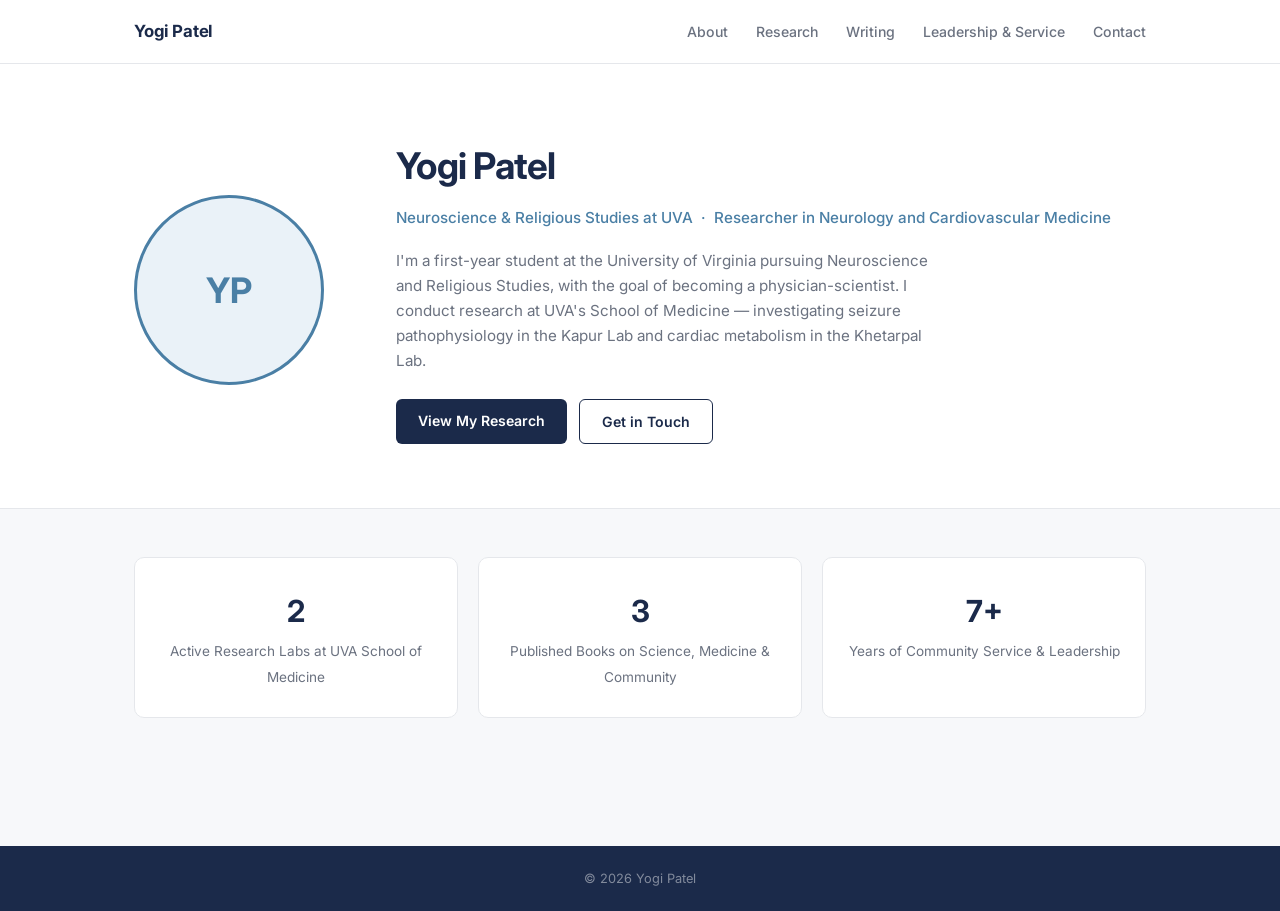
<file: Outputs/portfolio/index.html>
<!DOCTYPE html>
<html lang="en">
<head>
  <meta charset="UTF-8" />
  <meta name="viewport" content="width=device-width, initial-scale=1.0" />
  <title>Yogi Patel</title>
  <link rel="stylesheet" href="style.css" />
</head>
<body>

<nav>
  <div class="nav-inner">
    <a href="index.html" class="nav-logo">Yogi Patel</a>
    <button class="nav-toggle" aria-label="Toggle menu">&#9776;</button>
    <ul class="nav-links">
      <li><a href="about.html">About</a></li>
      <li><a href="research.html">Research</a></li>
      <li><a href="writing.html">Writing</a></li>
      <li><a href="leadership.html">Leadership &amp; Service</a></li>
      <li><a href="contact.html">Contact</a></li>
    </ul>
  </div>
</nav>

<main>
  <!-- Hero -->
  <section class="hero">
    <div class="hero-inner container">
      <div class="photo-wrap">
        <div class="photo-placeholder">YP</div>
      </div>
      <div class="hero-text">
        <h1>Yogi Patel</h1>
        <p class="tagline">Neuroscience &amp; Religious Studies at UVA &nbsp;·&nbsp; Researcher in Neurology and Cardiovascular Medicine</p>
        <p class="hero-bio">
          I'm a first-year student at the University of Virginia pursuing Neuroscience and Religious Studies, with the goal of becoming a physician-scientist. I conduct research at UVA's School of Medicine — investigating seizure pathophysiology in the Kapur Lab and cardiac metabolism in the Khetarpal Lab.
        </p>
        <div class="hero-ctas">
          <a href="research.html" class="btn btn-primary">View My Research</a>
          <a href="contact.html" class="btn btn-secondary">Get in Touch</a>
        </div>
      </div>
    </div>
  </section>

  <!-- Highlights -->
  <section class="highlights">
    <div class="container">
      <div class="highlights-grid">
        <div class="hl-card">
          <span class="num">2</span>
          <span class="lbl">Active Research Labs at UVA School of Medicine</span>
        </div>
        <div class="hl-card">
          <span class="num">3</span>
          <span class="lbl">Published Books on Science, Medicine &amp; Community</span>
        </div>
        <div class="hl-card">
          <span class="num">7+</span>
          <span class="lbl">Years of Community Service &amp; Leadership</span>
        </div>
      </div>
    </div>
  </section>
</main>

<footer>
  &copy; 2026 Yogi Patel
</footer>

<script src="main.js"></script>
</body>
</html>
</file>
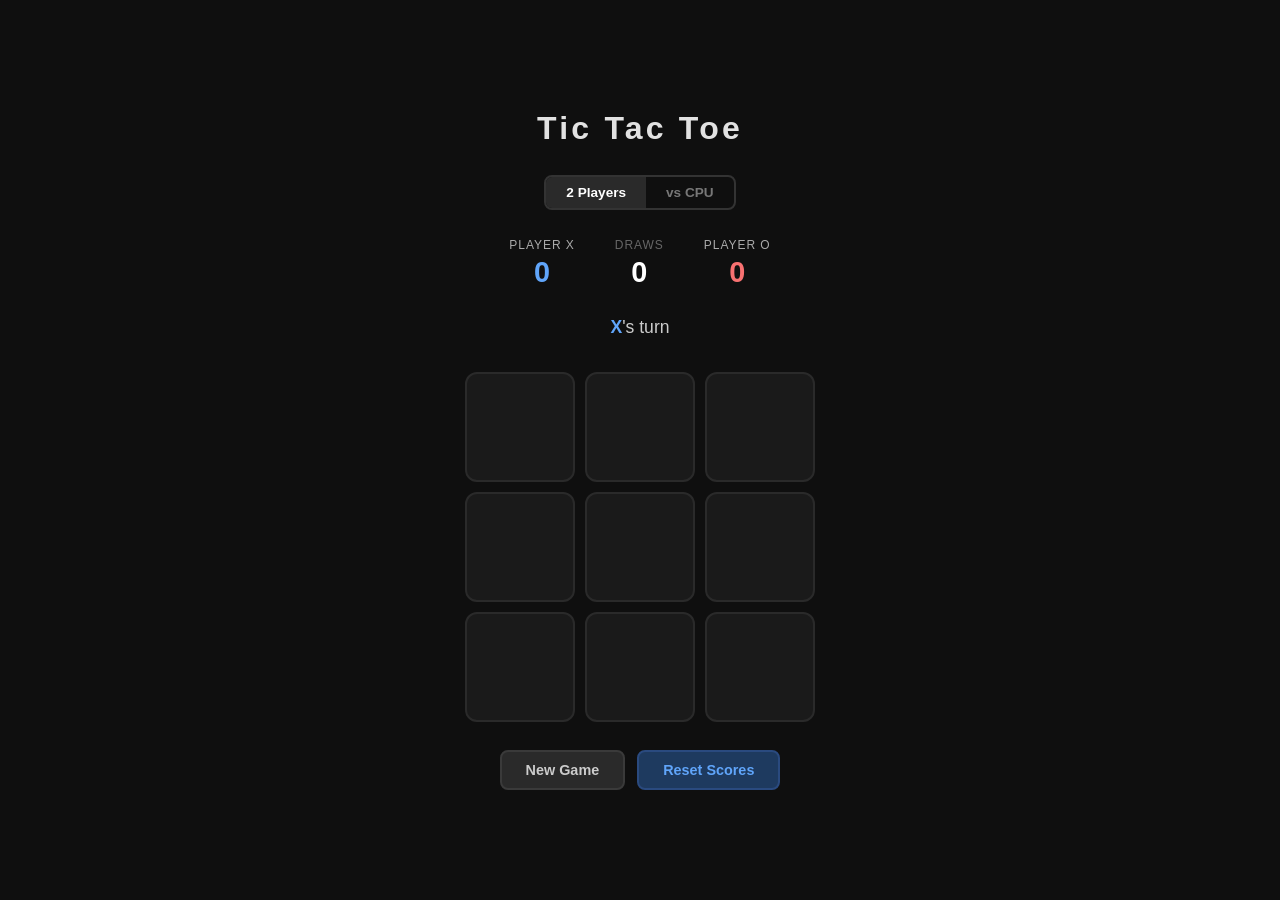
<file: Outputs/tic-tac-toe.html>
<!DOCTYPE html>
<html lang="en">
<head>
  <meta charset="UTF-8" />
  <meta name="viewport" content="width=device-width, initial-scale=1.0" />
  <title>Tic Tac Toe</title>
  <style>
    * { box-sizing: border-box; margin: 0; padding: 0; }

    body {
      min-height: 100vh;
      display: flex;
      align-items: center;
      justify-content: center;
      background: #0f0f0f;
      font-family: 'Segoe UI', sans-serif;
      color: #fff;
    }

    .container {
      display: flex;
      flex-direction: column;
      align-items: center;
      gap: 28px;
    }

    h1 {
      font-size: 2rem;
      font-weight: 700;
      letter-spacing: 0.1em;
      color: #e2e2e2;
    }

    .scoreboard {
      display: flex;
      gap: 40px;
      font-size: 0.95rem;
      color: #aaa;
    }

    .score-block {
      display: flex;
      flex-direction: column;
      align-items: center;
      gap: 4px;
    }

    .score-label { text-transform: uppercase; letter-spacing: 0.08em; font-size: 0.75rem; }

    .score-value {
      font-size: 1.8rem;
      font-weight: 700;
      color: #fff;
    }

    .score-block.x .score-value { color: #60a5fa; }
    .score-block.o .score-value { color: #f87171; }

    .status {
      font-size: 1.1rem;
      color: #ccc;
      min-height: 1.5em;
      text-align: center;
    }

    .status .highlight { font-weight: 700; }
    .status .x { color: #60a5fa; }
    .status .o { color: #f87171; }

    .board {
      display: grid;
      grid-template-columns: repeat(3, 110px);
      grid-template-rows: repeat(3, 110px);
      gap: 10px;
    }

    .cell {
      background: #1a1a1a;
      border-radius: 12px;
      display: flex;
      align-items: center;
      justify-content: center;
      font-size: 3rem;
      font-weight: 800;
      cursor: pointer;
      transition: background 0.15s, transform 0.1s;
      user-select: none;
      border: 2px solid #2a2a2a;
    }

    .cell:hover:not(.taken) {
      background: #252525;
      transform: scale(1.04);
    }

    .cell.x { color: #60a5fa; }
    .cell.o { color: #f87171; }

    .cell.winning {
      background: #1e3a5f;
      border-color: #60a5fa;
      animation: pulse 0.4s ease;
    }

    .cell.winning.o {
      background: #3f1e1e;
      border-color: #f87171;
    }

    @keyframes pulse {
      0% { transform: scale(1); }
      50% { transform: scale(1.1); }
      100% { transform: scale(1); }
    }

    .buttons {
      display: flex;
      gap: 12px;
    }

    button {
      padding: 10px 24px;
      border-radius: 8px;
      border: none;
      font-size: 0.9rem;
      font-weight: 600;
      cursor: pointer;
      transition: opacity 0.15s, transform 0.1s;
    }

    button:hover { opacity: 0.85; transform: scale(1.03); }

    .btn-restart {
      background: #2a2a2a;
      color: #ccc;
      border: 2px solid #3a3a3a;
    }

    .btn-reset {
      background: #1e3a5f;
      color: #60a5fa;
      border: 2px solid #2a4a7f;
    }

    .mode-toggle {
      display: flex;
      gap: 0;
      border: 2px solid #333;
      border-radius: 8px;
      overflow: hidden;
    }

    .mode-btn {
      padding: 8px 20px;
      background: transparent;
      color: #777;
      border: none;
      border-radius: 0;
      font-size: 0.85rem;
      font-weight: 600;
      cursor: pointer;
      transition: background 0.15s, color 0.15s;
      transform: none;
    }

    .mode-btn:hover { transform: none; opacity: 1; background: #222; color: #ccc; }
    .mode-btn.active { background: #2a2a2a; color: #fff; }
  </style>
</head>
<body>
<div class="container">
  <h1>Tic Tac Toe</h1>

  <div class="mode-toggle">
    <button class="mode-btn active" id="btn2p" onclick="setMode('2p')">2 Players</button>
    <button class="mode-btn" id="btnAI" onclick="setMode('ai')">vs CPU</button>
  </div>

  <div class="scoreboard">
    <div class="score-block x">
      <span class="score-label" id="label-x">Player X</span>
      <span class="score-value" id="score-x">0</span>
    </div>
    <div class="score-block" style="color:#666">
      <span class="score-label">Draws</span>
      <span class="score-value" id="score-d">0</span>
    </div>
    <div class="score-block o">
      <span class="score-label" id="label-o">Player O</span>
      <span class="score-value" id="score-o">0</span>
    </div>
  </div>

  <div class="status" id="status">
    <span class="highlight x">X</span>'s turn
  </div>

  <div class="board" id="board">
    <div class="cell" onclick="handleClick(0)"></div>
    <div class="cell" onclick="handleClick(1)"></div>
    <div class="cell" onclick="handleClick(2)"></div>
    <div class="cell" onclick="handleClick(3)"></div>
    <div class="cell" onclick="handleClick(4)"></div>
    <div class="cell" onclick="handleClick(5)"></div>
    <div class="cell" onclick="handleClick(6)"></div>
    <div class="cell" onclick="handleClick(7)"></div>
    <div class="cell" onclick="handleClick(8)"></div>
  </div>

  <div class="buttons">
    <button class="btn-restart" onclick="restart()">New Game</button>
    <button class="btn-reset" onclick="resetScores()">Reset Scores</button>
  </div>
</div>

<script>
  const WINS = [[0,1,2],[3,4,5],[6,7,8],[0,3,6],[1,4,7],[2,5,8],[0,4,8],[2,4,6]];

  let board = Array(9).fill(null);
  let current = 'X';
  let gameOver = false;
  let scores = { X: 0, O: 0, D: 0 };
  let mode = '2p'; // '2p' or 'ai'

  function setMode(m) {
    mode = m;
    document.getElementById('btn2p').classList.toggle('active', m === '2p');
    document.getElementById('btnAI').classList.toggle('active', m === 'ai');
    document.getElementById('label-o').textContent = m === 'ai' ? 'CPU' : 'Player O';
    restart();
  }

  function handleClick(i) {
    if (gameOver || board[i]) return;
    if (mode === 'ai' && current === 'O') return;
    play(i);
    if (mode === 'ai' && !gameOver && current === 'O') {
      setTimeout(cpuMove, 350);
    }
  }

  function play(i) {
    board[i] = current;
    renderBoard();
    const win = checkWin();
    if (win) {
      highlightWin(win);
      scores[current]++;
      updateScores();
      setStatus(`<span class="highlight ${current.toLowerCase()}">${current}</span> wins!`);
      gameOver = true;
    } else if (board.every(Boolean)) {
      scores.D++;
      updateScores();
      setStatus("It's a draw!");
      gameOver = true;
    } else {
      current = current === 'X' ? 'O' : 'X';
      const label = (mode === 'ai' && current === 'O') ? 'CPU' : current;
      setStatus(`<span class="highlight ${current.toLowerCase()}">${label}</span>'s turn`);
    }
  }

  function cpuMove() {
    const move = bestMove();
    play(move);
  }

  function bestMove() {
    // Try to win
    for (let i = 0; i < 9; i++) {
      if (!board[i]) {
        board[i] = 'O';
        if (checkWin()) { board[i] = null; return i; }
        board[i] = null;
      }
    }
    // Block X from winning
    for (let i = 0; i < 9; i++) {
      if (!board[i]) {
        board[i] = 'X';
        if (checkWin()) { board[i] = null; return i; }
        board[i] = null;
      }
    }
    // Take center
    if (!board[4]) return 4;
    // Take a corner
    for (const c of [0, 2, 6, 8]) if (!board[c]) return c;
    // Take any open
    return board.findIndex(v => !v);
  }

  function checkWin() {
    return WINS.find(([a, b, c]) => board[a] && board[a] === board[b] && board[a] === board[c]) || null;
  }

  function highlightWin(combo) {
    const cells = document.querySelectorAll('.cell');
    combo.forEach(i => cells[i].classList.add('winning'));
  }

  function renderBoard() {
    const cells = document.querySelectorAll('.cell');
    board.forEach((val, i) => {
      cells[i].textContent = val || '';
      cells[i].className = 'cell' + (val ? ` ${val.toLowerCase()} taken` : '');
    });
  }

  function setStatus(html) {
    document.getElementById('status').innerHTML = html;
  }

  function updateScores() {
    document.getElementById('score-x').textContent = scores.X;
    document.getElementById('score-o').textContent = scores.O;
    document.getElementById('score-d').textContent = scores.D;
  }

  function restart() {
    board = Array(9).fill(null);
    current = 'X';
    gameOver = false;
    renderBoard();
    setStatus(`<span class="highlight x">X</span>'s turn`);
  }

  function resetScores() {
    scores = { X: 0, O: 0, D: 0 };
    updateScores();
    restart();
  }
</script>
</body>
</html>
</file>
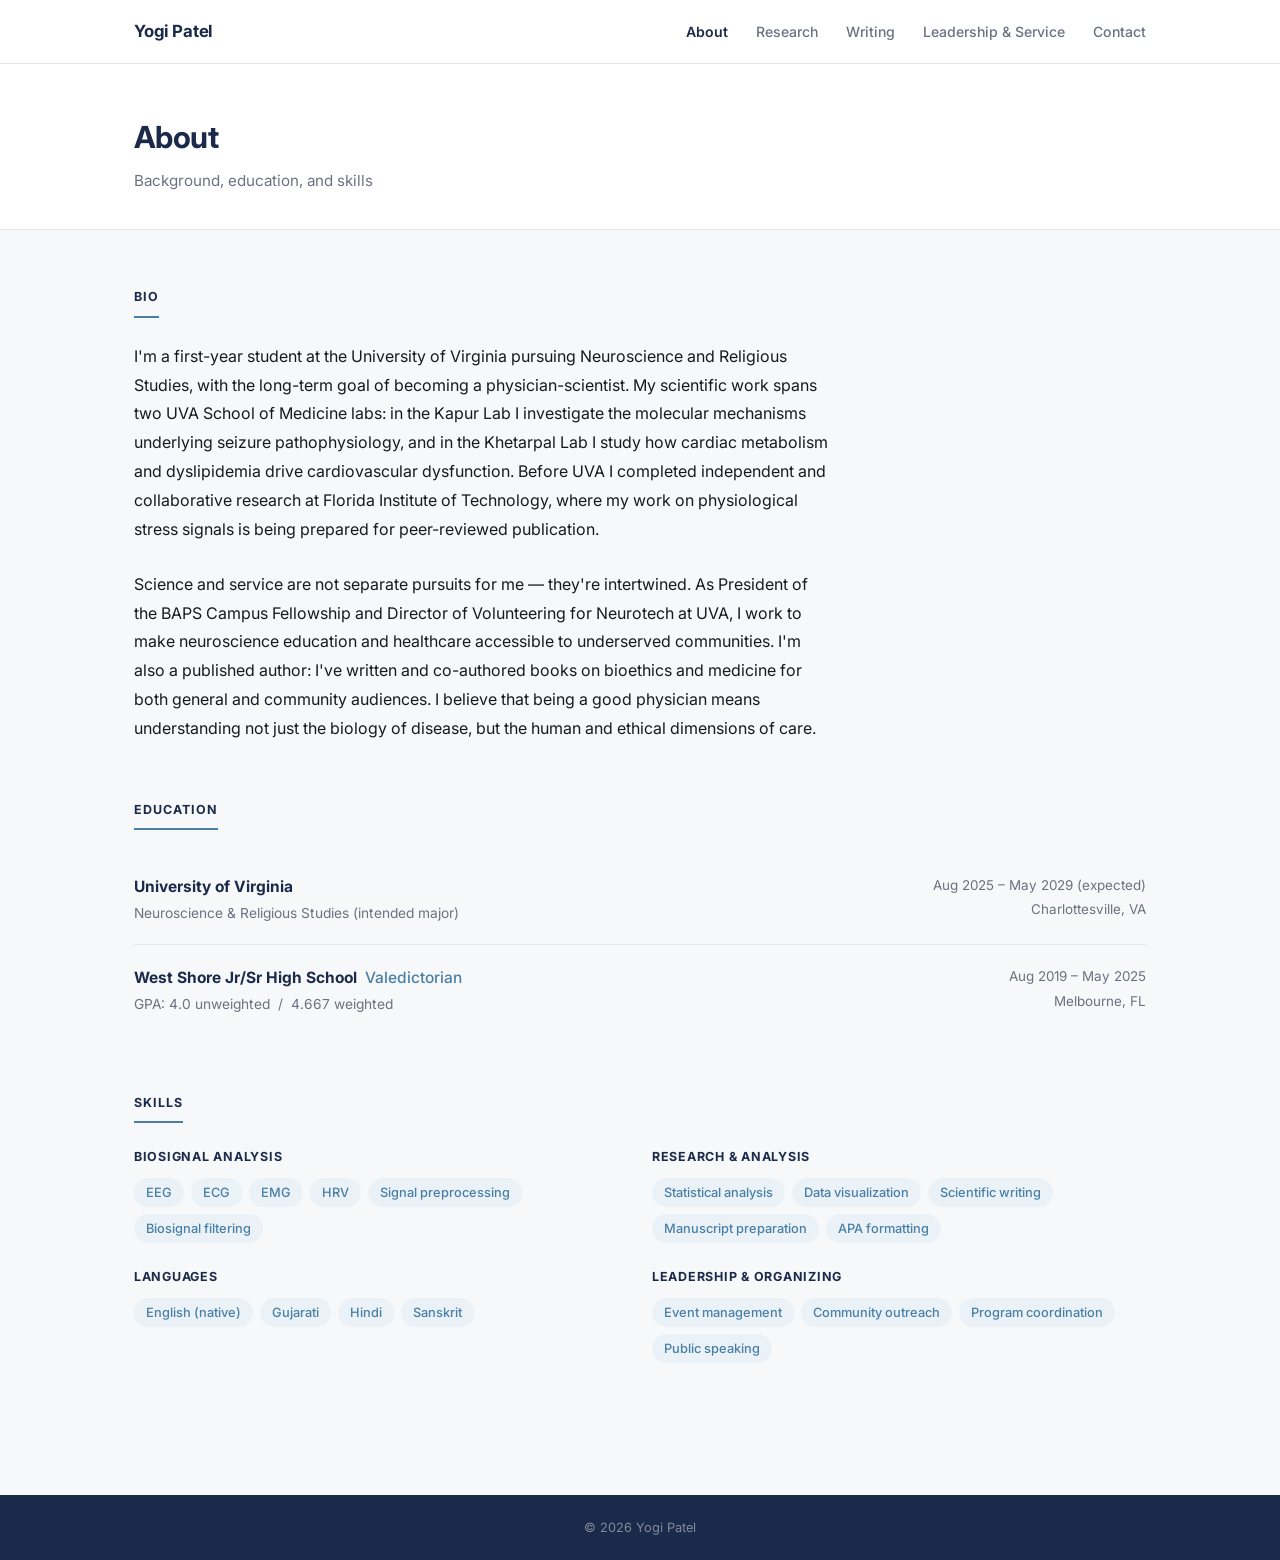
<file: Outputs/portfolio/about.html>
<!DOCTYPE html>
<html lang="en">
<head>
  <meta charset="UTF-8" />
  <meta name="viewport" content="width=device-width, initial-scale=1.0" />
  <title>About — Yogi Patel</title>
  <link rel="stylesheet" href="style.css" />
</head>
<body>

<nav>
  <div class="nav-inner">
    <a href="index.html" class="nav-logo">Yogi Patel</a>
    <button class="nav-toggle" aria-label="Toggle menu">&#9776;</button>
    <ul class="nav-links">
      <li><a href="about.html" class="active">About</a></li>
      <li><a href="research.html">Research</a></li>
      <li><a href="writing.html">Writing</a></li>
      <li><a href="leadership.html">Leadership &amp; Service</a></li>
      <li><a href="contact.html">Contact</a></li>
    </ul>
  </div>
</nav>

<main>
  <div class="page-header">
    <div class="container">
      <h1>About</h1>
      <p>Background, education, and skills</p>
    </div>
  </div>

  <!-- Bio -->
  <section class="section">
    <div class="container">
      <h2 class="section-title">Bio</h2>
      <p class="bio-text">
        I'm a first-year student at the University of Virginia pursuing Neuroscience and Religious Studies, with the long-term goal of becoming a physician-scientist. My scientific work spans two UVA School of Medicine labs: in the Kapur Lab I investigate the molecular mechanisms underlying seizure pathophysiology, and in the Khetarpal Lab I study how cardiac metabolism and dyslipidemia drive cardiovascular dysfunction. Before UVA I completed independent and collaborative research at Florida Institute of Technology, where my work on physiological stress signals is being prepared for peer-reviewed publication.
      </p>
      <br />
      <p class="bio-text">
        Science and service are not separate pursuits for me — they're intertwined. As President of the BAPS Campus Fellowship and Director of Volunteering for Neurotech at UVA, I work to make neuroscience education and healthcare accessible to underserved communities. I'm also a published author: I've written and co-authored books on bioethics and medicine for both general and community audiences. I believe that being a good physician means understanding not just the biology of disease, but the human and ethical dimensions of care.
      </p>
    </div>
  </section>

  <!-- Education -->
  <section class="section">
    <div class="container">
      <h2 class="section-title">Education</h2>
      <div class="edu-entry">
        <div>
          <div class="edu-name">University of Virginia</div>
          <div class="edu-sub">Neuroscience &amp; Religious Studies (intended major)</div>
        </div>
        <div class="edu-right">
          <div class="edu-dates">Aug 2025 – May 2029 (expected)</div>
          <div class="edu-location">Charlottesville, VA</div>
        </div>
      </div>
      <div class="edu-entry">
        <div>
          <div class="edu-name">West Shore Jr/Sr High School &nbsp;<span style="font-weight:500;color:var(--accent);">Valedictorian</span></div>
          <div class="edu-sub">GPA: 4.0 unweighted &nbsp;/&nbsp; 4.667 weighted</div>
        </div>
        <div class="edu-right">
          <div class="edu-dates">Aug 2019 – May 2025</div>
          <div class="edu-location">Melbourne, FL</div>
        </div>
      </div>
    </div>
  </section>

  <!-- Skills -->
  <section class="section">
    <div class="container">
      <h2 class="section-title">Skills</h2>
      <div class="skills-grid">
        <div class="skill-group">
          <h3>Biosignal Analysis</h3>
          <div class="skill-tags">
            <span class="tag">EEG</span>
            <span class="tag">ECG</span>
            <span class="tag">EMG</span>
            <span class="tag">HRV</span>
            <span class="tag">Signal preprocessing</span>
            <span class="tag">Biosignal filtering</span>
          </div>
        </div>
        <div class="skill-group">
          <h3>Research &amp; Analysis</h3>
          <div class="skill-tags">
            <span class="tag">Statistical analysis</span>
            <span class="tag">Data visualization</span>
            <span class="tag">Scientific writing</span>
            <span class="tag">Manuscript preparation</span>
            <span class="tag">APA formatting</span>
          </div>
        </div>
        <div class="skill-group">
          <h3>Languages</h3>
          <div class="skill-tags">
            <span class="tag">English (native)</span>
            <span class="tag">Gujarati</span>
            <span class="tag">Hindi</span>
            <span class="tag">Sanskrit</span>
          </div>
        </div>
        <div class="skill-group">
          <h3>Leadership &amp; Organizing</h3>
          <div class="skill-tags">
            <span class="tag">Event management</span>
            <span class="tag">Community outreach</span>
            <span class="tag">Program coordination</span>
            <span class="tag">Public speaking</span>
          </div>
        </div>
      </div>
    </div>
  </section>
</main>

<footer>
  &copy; 2026 Yogi Patel
</footer>

<script src="main.js"></script>
</body>
</html>
</file>
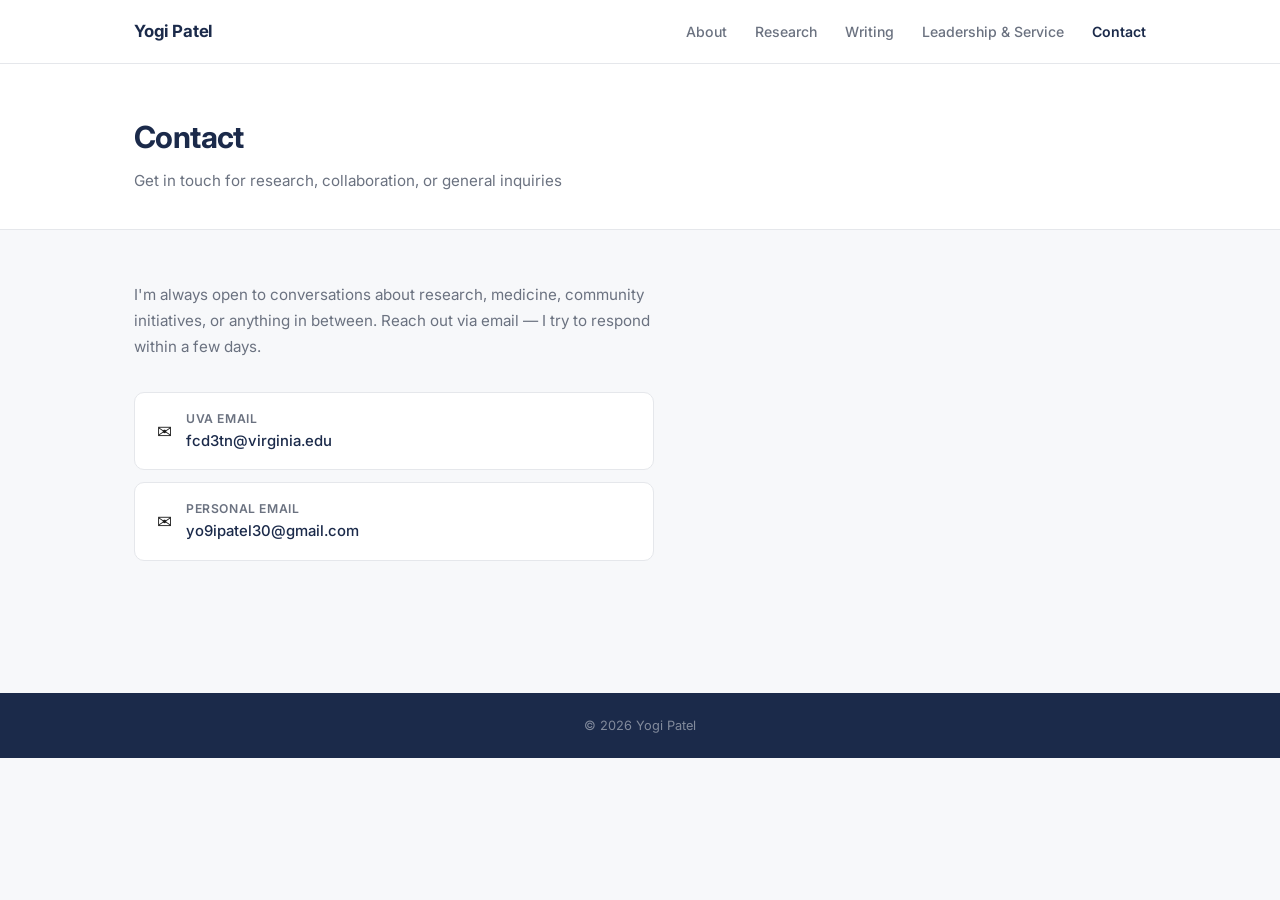
<file: Outputs/portfolio/contact.html>
<!DOCTYPE html>
<html lang="en">
<head>
  <meta charset="UTF-8" />
  <meta name="viewport" content="width=device-width, initial-scale=1.0" />
  <title>Contact — Yogi Patel</title>
  <link rel="stylesheet" href="style.css" />
</head>
<body>

<nav>
  <div class="nav-inner">
    <a href="index.html" class="nav-logo">Yogi Patel</a>
    <button class="nav-toggle" aria-label="Toggle menu">&#9776;</button>
    <ul class="nav-links">
      <li><a href="about.html">About</a></li>
      <li><a href="research.html">Research</a></li>
      <li><a href="writing.html">Writing</a></li>
      <li><a href="leadership.html">Leadership &amp; Service</a></li>
      <li><a href="contact.html" class="active">Contact</a></li>
    </ul>
  </div>
</nav>

<main>
  <div class="page-header">
    <div class="container">
      <h1>Contact</h1>
      <p>Get in touch for research, collaboration, or general inquiries</p>
    </div>
  </div>

  <section class="section">
    <div class="container">
      <div class="contact-wrap">
        <p class="contact-intro">
          I'm always open to conversations about research, medicine, community initiatives, or anything in between. Reach out via email — I try to respond within a few days.
        </p>

        <a class="contact-item" href="mailto:fcd3tn@virginia.edu">
          <span class="contact-icon">&#9993;</span>
          <div>
            <div class="contact-label">UVA Email</div>
            <div class="contact-value">fcd3tn@virginia.edu</div>
          </div>
        </a>

        <a class="contact-item" href="mailto:yo9ipatel30@gmail.com">
          <span class="contact-icon">&#9993;</span>
          <div>
            <div class="contact-label">Personal Email</div>
            <div class="contact-value">yo9ipatel30@gmail.com</div>
          </div>
        </a>
      </div>
    </div>
  </section>
</main>

<footer>
  &copy; 2026 Yogi Patel
</footer>

<script src="main.js"></script>
</body>
</html>
</file>
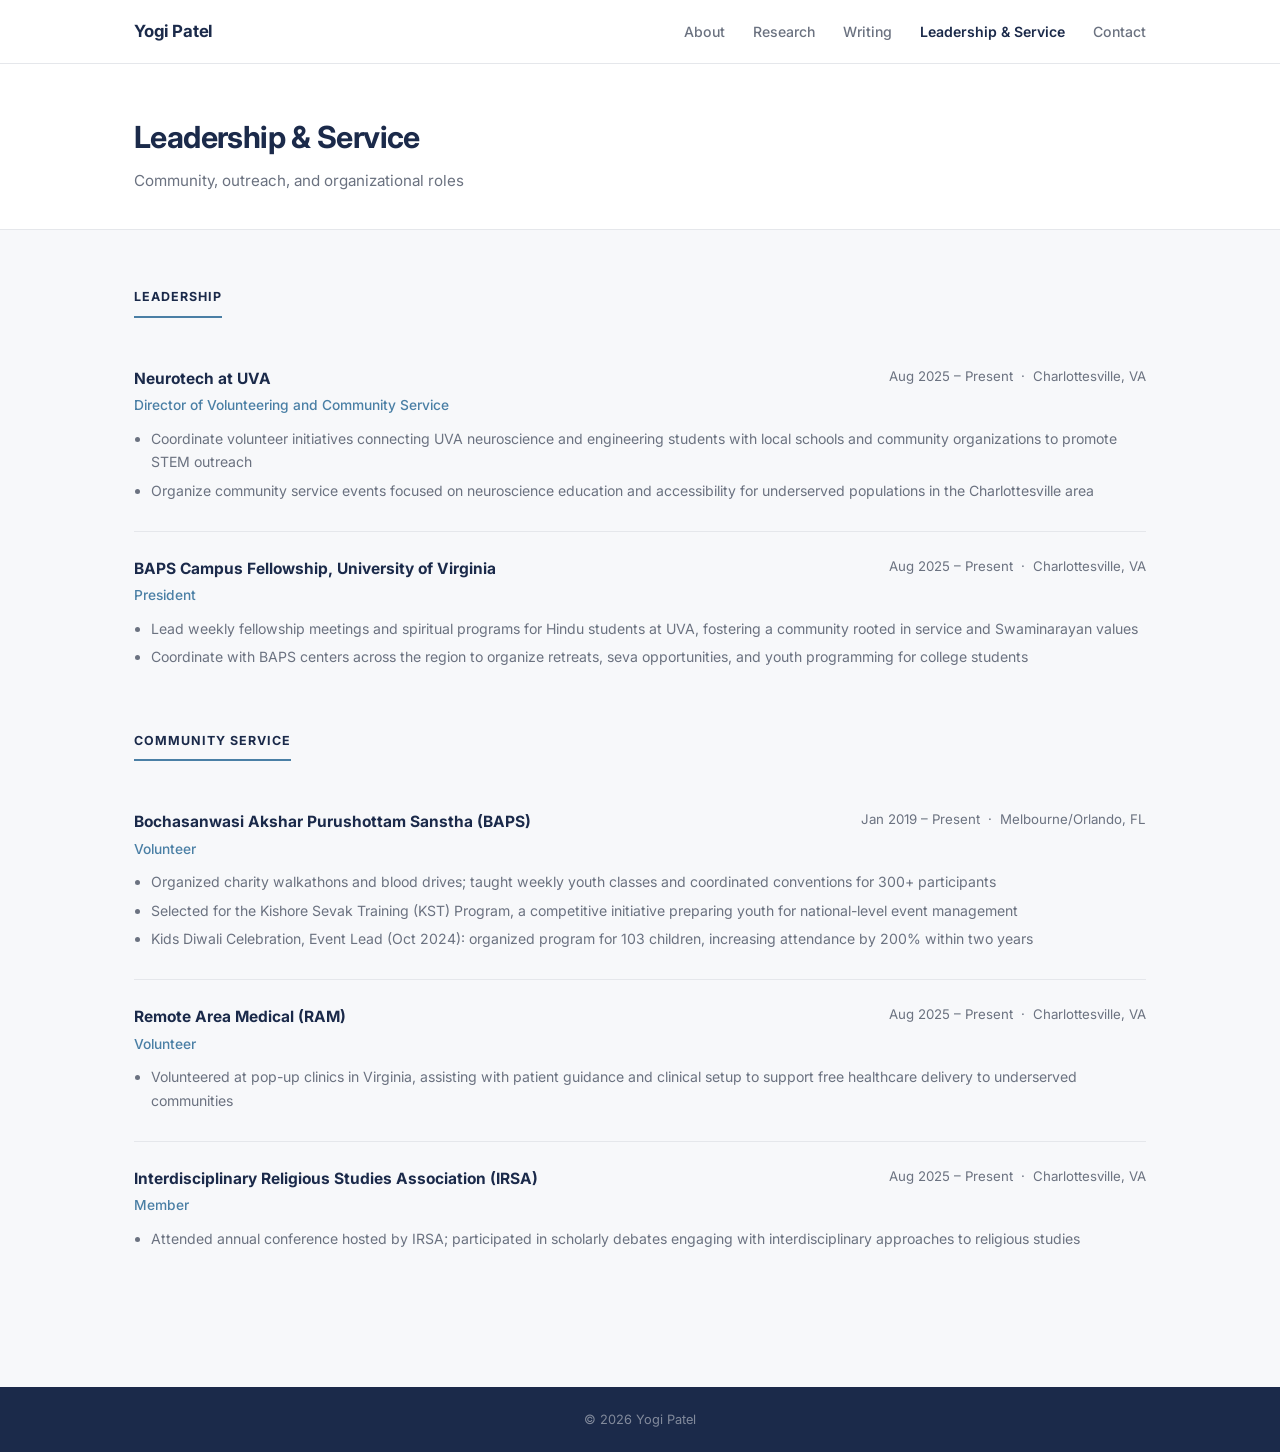
<file: Outputs/portfolio/leadership.html>
<!DOCTYPE html>
<html lang="en">
<head>
  <meta charset="UTF-8" />
  <meta name="viewport" content="width=device-width, initial-scale=1.0" />
  <title>Leadership &amp; Service — Yogi Patel</title>
  <link rel="stylesheet" href="style.css" />
</head>
<body>

<nav>
  <div class="nav-inner">
    <a href="index.html" class="nav-logo">Yogi Patel</a>
    <button class="nav-toggle" aria-label="Toggle menu">&#9776;</button>
    <ul class="nav-links">
      <li><a href="about.html">About</a></li>
      <li><a href="research.html">Research</a></li>
      <li><a href="writing.html">Writing</a></li>
      <li><a href="leadership.html" class="active">Leadership &amp; Service</a></li>
      <li><a href="contact.html">Contact</a></li>
    </ul>
  </div>
</nav>

<main>
  <div class="page-header">
    <div class="container">
      <h1>Leadership &amp; Service</h1>
      <p>Community, outreach, and organizational roles</p>
    </div>
  </div>

  <!-- Leadership -->
  <section class="section">
    <div class="container">
      <h2 class="section-title">Leadership</h2>

      <div class="entry">
        <div class="entry-header">
          <span class="entry-title">Neurotech at UVA</span>
          <span class="entry-dates">Aug 2025 &ndash; Present &nbsp;&middot;&nbsp; Charlottesville, VA</span>
        </div>
        <div class="entry-role">Director of Volunteering and Community Service</div>
        <ul>
          <li>Coordinate volunteer initiatives connecting UVA neuroscience and engineering students with local schools and community organizations to promote STEM outreach</li>
          <li>Organize community service events focused on neuroscience education and accessibility for underserved populations in the Charlottesville area</li>
        </ul>
      </div>

      <div class="entry">
        <div class="entry-header">
          <span class="entry-title">BAPS Campus Fellowship, University of Virginia</span>
          <span class="entry-dates">Aug 2025 &ndash; Present &nbsp;&middot;&nbsp; Charlottesville, VA</span>
        </div>
        <div class="entry-role">President</div>
        <ul>
          <li>Lead weekly fellowship meetings and spiritual programs for Hindu students at UVA, fostering a community rooted in service and Swaminarayan values</li>
          <li>Coordinate with BAPS centers across the region to organize retreats, seva opportunities, and youth programming for college students</li>
        </ul>
      </div>

    </div>
  </section>

  <!-- Community Service -->
  <section class="section">
    <div class="container">
      <h2 class="section-title">Community Service</h2>

      <div class="entry">
        <div class="entry-header">
          <span class="entry-title">Bochasanwasi Akshar Purushottam Sanstha (BAPS)</span>
          <span class="entry-dates">Jan 2019 &ndash; Present &nbsp;&middot;&nbsp; Melbourne/Orlando, FL</span>
        </div>
        <div class="entry-role">Volunteer</div>
        <ul>
          <li>Organized charity walkathons and blood drives; taught weekly youth classes and coordinated conventions for 300+ participants</li>
          <li>Selected for the Kishore Sevak Training (KST) Program, a competitive initiative preparing youth for national-level event management</li>
          <li>Kids Diwali Celebration, Event Lead (Oct 2024): organized program for 103 children, increasing attendance by 200% within two years</li>
        </ul>
      </div>

      <div class="entry">
        <div class="entry-header">
          <span class="entry-title">Remote Area Medical (RAM)</span>
          <span class="entry-dates">Aug 2025 &ndash; Present &nbsp;&middot;&nbsp; Charlottesville, VA</span>
        </div>
        <div class="entry-role">Volunteer</div>
        <ul>
          <li>Volunteered at pop-up clinics in Virginia, assisting with patient guidance and clinical setup to support free healthcare delivery to underserved communities</li>
        </ul>
      </div>

      <div class="entry">
        <div class="entry-header">
          <span class="entry-title">Interdisciplinary Religious Studies Association (IRSA)</span>
          <span class="entry-dates">Aug 2025 &ndash; Present &nbsp;&middot;&nbsp; Charlottesville, VA</span>
        </div>
        <div class="entry-role">Member</div>
        <ul>
          <li>Attended annual conference hosted by IRSA; participated in scholarly debates engaging with interdisciplinary approaches to religious studies</li>
        </ul>
      </div>

    </div>
  </section>
</main>

<footer>
  &copy; 2026 Yogi Patel
</footer>

<script src="main.js"></script>
</body>
</html>
</file>
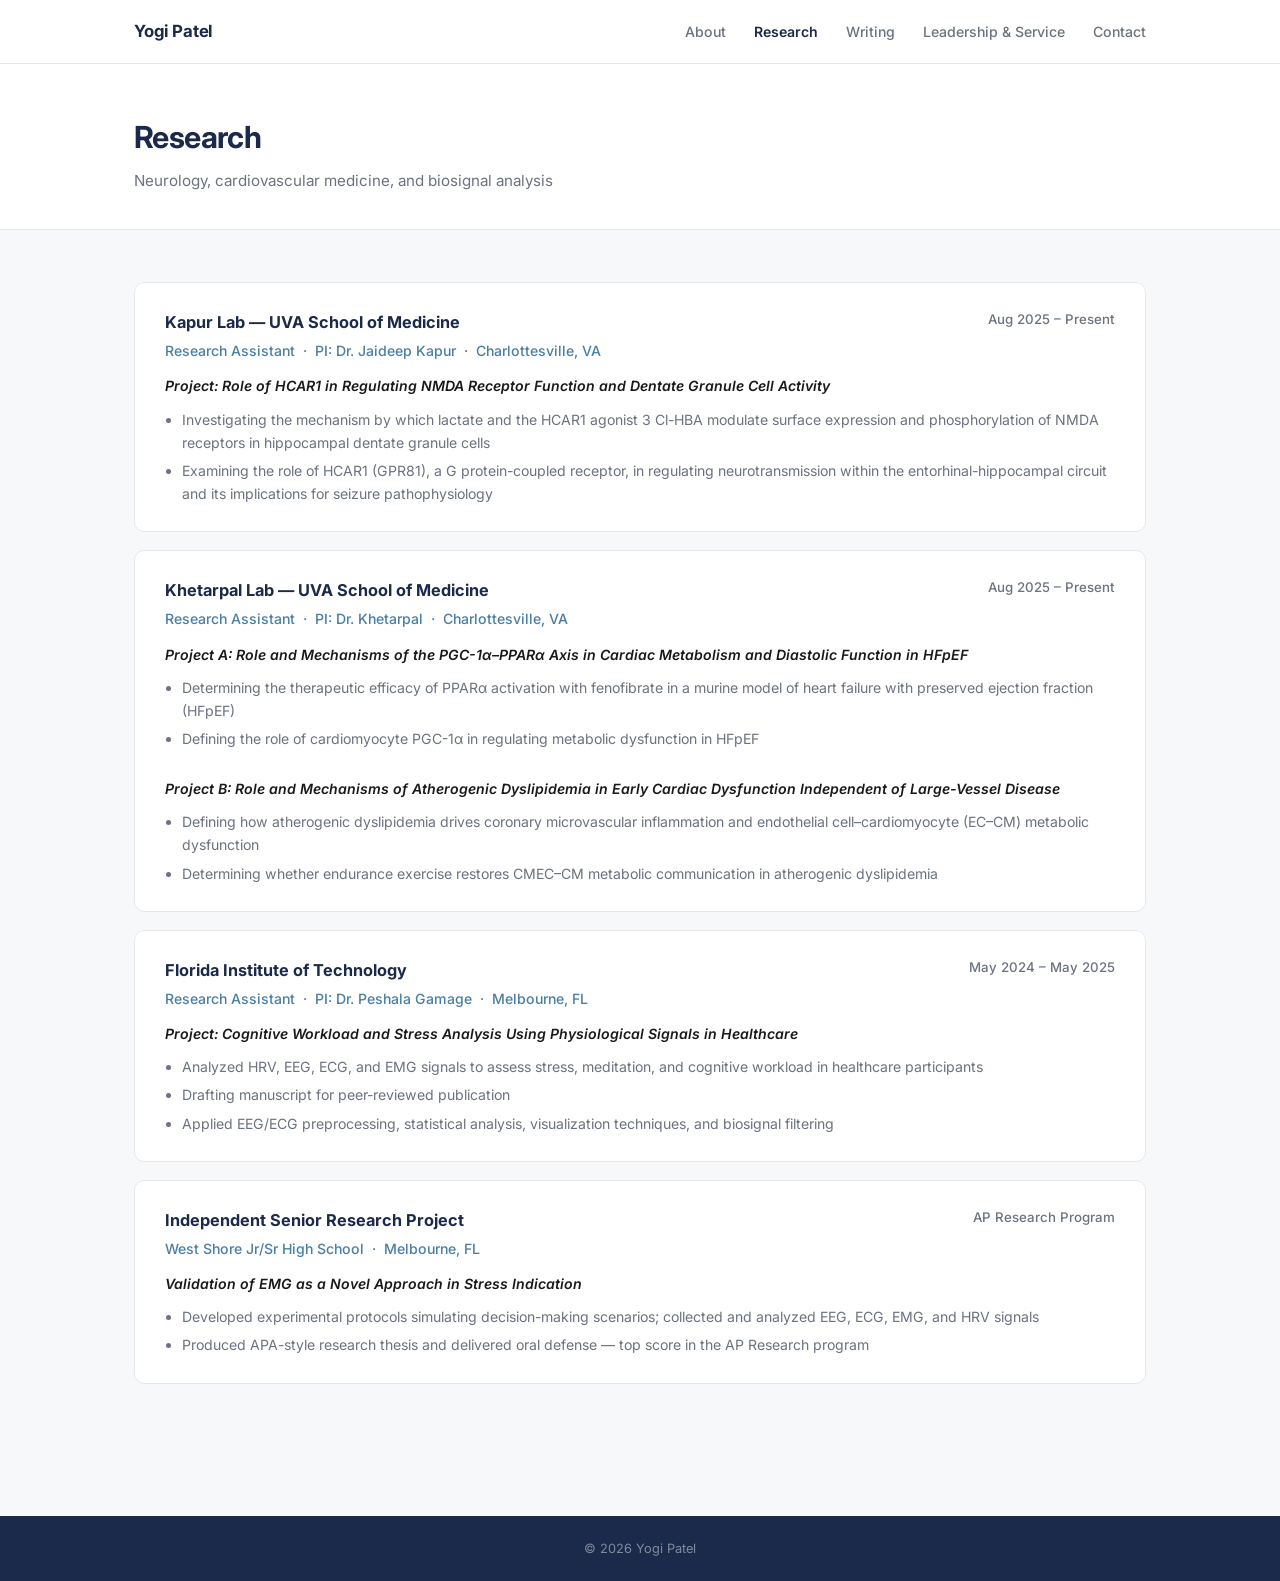
<file: Outputs/portfolio/research.html>
<!DOCTYPE html>
<html lang="en">
<head>
  <meta charset="UTF-8" />
  <meta name="viewport" content="width=device-width, initial-scale=1.0" />
  <title>Research — Yogi Patel</title>
  <link rel="stylesheet" href="style.css" />
</head>
<body>

<nav>
  <div class="nav-inner">
    <a href="index.html" class="nav-logo">Yogi Patel</a>
    <button class="nav-toggle" aria-label="Toggle menu">&#9776;</button>
    <ul class="nav-links">
      <li><a href="about.html">About</a></li>
      <li><a href="research.html" class="active">Research</a></li>
      <li><a href="writing.html">Writing</a></li>
      <li><a href="leadership.html">Leadership &amp; Service</a></li>
      <li><a href="contact.html">Contact</a></li>
    </ul>
  </div>
</nav>

<main>
  <div class="page-header">
    <div class="container">
      <h1>Research</h1>
      <p>Neurology, cardiovascular medicine, and biosignal analysis</p>
    </div>
  </div>

  <section class="section">
    <div class="container">

      <!-- Kapur Lab -->
      <div class="card">
        <div class="card-header">
          <span class="card-title">Kapur Lab &mdash; UVA School of Medicine</span>
          <span class="card-dates">Aug 2025 &ndash; Present</span>
        </div>
        <div class="card-subtitle">Research Assistant &nbsp;&middot;&nbsp; PI: Dr. Jaideep Kapur &nbsp;&middot;&nbsp; Charlottesville, VA</div>
        <div class="card-project">Project: Role of HCAR1 in Regulating NMDA Receptor Function and Dentate Granule Cell Activity</div>
        <ul>
          <li>Investigating the mechanism by which lactate and the HCAR1 agonist 3 Cl-HBA modulate surface expression and phosphorylation of NMDA receptors in hippocampal dentate granule cells</li>
          <li>Examining the role of HCAR1 (GPR81), a G protein-coupled receptor, in regulating neurotransmission within the entorhinal-hippocampal circuit and its implications for seizure pathophysiology</li>
        </ul>
      </div>

      <!-- Khetarpal Lab -->
      <div class="card">
        <div class="card-header">
          <span class="card-title">Khetarpal Lab &mdash; UVA School of Medicine</span>
          <span class="card-dates">Aug 2025 &ndash; Present</span>
        </div>
        <div class="card-subtitle">Research Assistant &nbsp;&middot;&nbsp; PI: Dr. Khetarpal &nbsp;&middot;&nbsp; Charlottesville, VA</div>
        <div class="card-project">Project A: Role and Mechanisms of the PGC-1&alpha;&ndash;PPAR&alpha; Axis in Cardiac Metabolism and Diastolic Function in HFpEF</div>
        <ul>
          <li>Determining the therapeutic efficacy of PPAR&alpha; activation with fenofibrate in a murine model of heart failure with preserved ejection fraction (HFpEF)</li>
          <li>Defining the role of cardiomyocyte PGC-1&alpha; in regulating metabolic dysfunction in HFpEF</li>
        </ul>
        <br />
        <div class="card-project">Project B: Role and Mechanisms of Atherogenic Dyslipidemia in Early Cardiac Dysfunction Independent of Large-Vessel Disease</div>
        <ul>
          <li>Defining how atherogenic dyslipidemia drives coronary microvascular inflammation and endothelial cell&ndash;cardiomyocyte (EC&ndash;CM) metabolic dysfunction</li>
          <li>Determining whether endurance exercise restores CMEC&ndash;CM metabolic communication in atherogenic dyslipidemia</li>
        </ul>
      </div>

      <!-- FIT -->
      <div class="card">
        <div class="card-header">
          <span class="card-title">Florida Institute of Technology</span>
          <span class="card-dates">May 2024 &ndash; May 2025</span>
        </div>
        <div class="card-subtitle">Research Assistant &nbsp;&middot;&nbsp; PI: Dr. Peshala Gamage &nbsp;&middot;&nbsp; Melbourne, FL</div>
        <div class="card-project">Project: Cognitive Workload and Stress Analysis Using Physiological Signals in Healthcare</div>
        <ul>
          <li>Analyzed HRV, EEG, ECG, and EMG signals to assess stress, meditation, and cognitive workload in healthcare participants</li>
          <li>Drafting manuscript for peer-reviewed publication</li>
          <li>Applied EEG/ECG preprocessing, statistical analysis, visualization techniques, and biosignal filtering</li>
        </ul>
      </div>

      <!-- Independent -->
      <div class="card">
        <div class="card-header">
          <span class="card-title">Independent Senior Research Project</span>
          <span class="card-dates">AP Research Program</span>
        </div>
        <div class="card-subtitle">West Shore Jr/Sr High School &nbsp;&middot;&nbsp; Melbourne, FL</div>
        <div class="card-project">Validation of EMG as a Novel Approach in Stress Indication</div>
        <ul>
          <li>Developed experimental protocols simulating decision-making scenarios; collected and analyzed EEG, ECG, EMG, and HRV signals</li>
          <li>Produced APA-style research thesis and delivered oral defense — top score in the AP Research program</li>
        </ul>
      </div>

    </div>
  </section>
</main>

<footer>
  &copy; 2026 Yogi Patel
</footer>

<script src="main.js"></script>
</body>
</html>
</file>
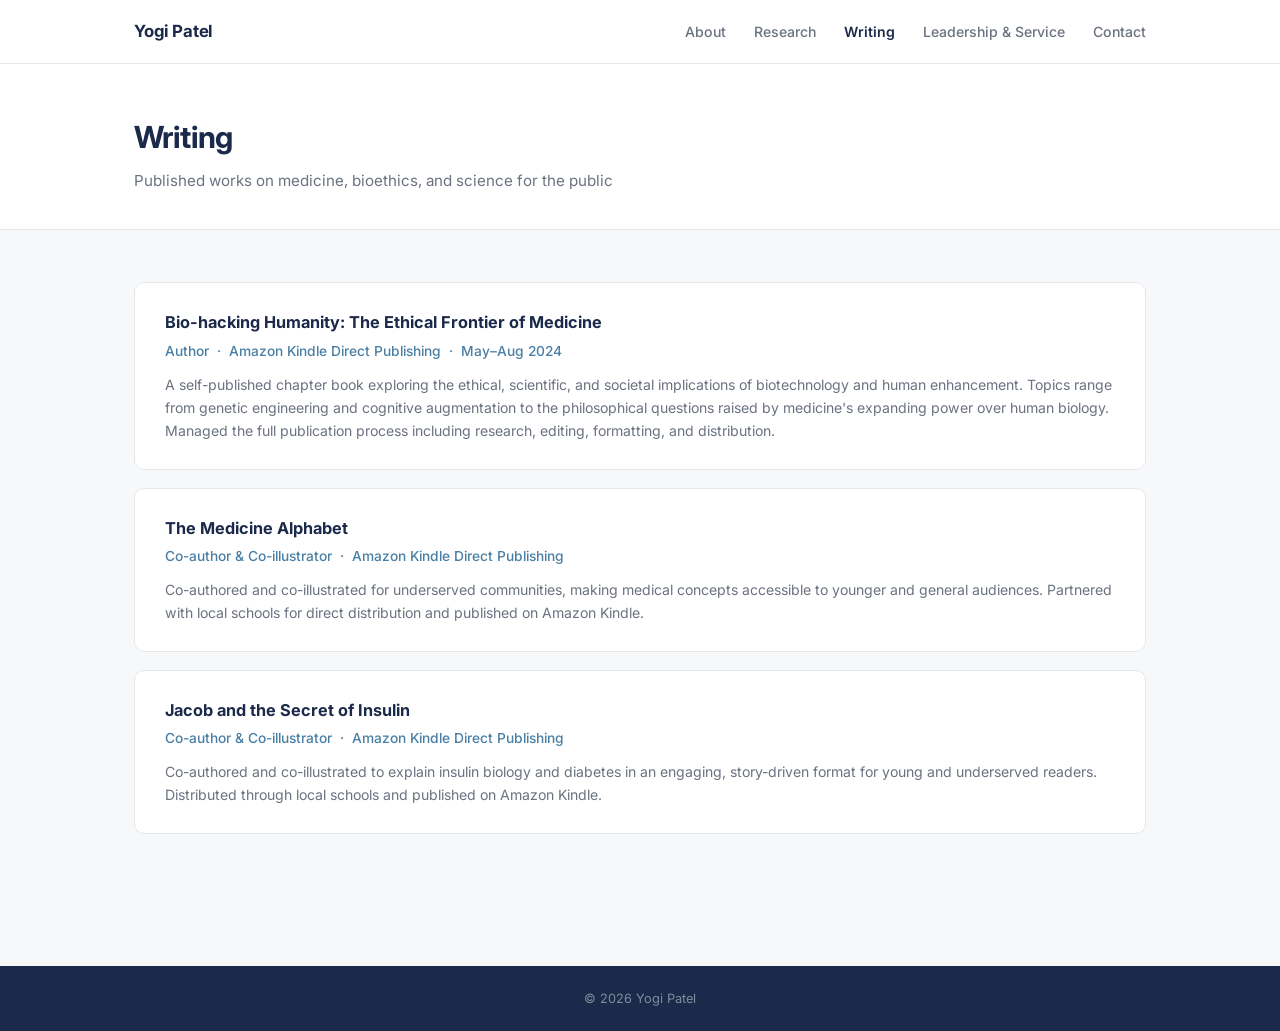
<file: Outputs/portfolio/writing.html>
<!DOCTYPE html>
<html lang="en">
<head>
  <meta charset="UTF-8" />
  <meta name="viewport" content="width=device-width, initial-scale=1.0" />
  <title>Writing — Yogi Patel</title>
  <link rel="stylesheet" href="style.css" />
</head>
<body>

<nav>
  <div class="nav-inner">
    <a href="index.html" class="nav-logo">Yogi Patel</a>
    <button class="nav-toggle" aria-label="Toggle menu">&#9776;</button>
    <ul class="nav-links">
      <li><a href="about.html">About</a></li>
      <li><a href="research.html">Research</a></li>
      <li><a href="writing.html" class="active">Writing</a></li>
      <li><a href="leadership.html">Leadership &amp; Service</a></li>
      <li><a href="contact.html">Contact</a></li>
    </ul>
  </div>
</nav>

<main>
  <div class="page-header">
    <div class="container">
      <h1>Writing</h1>
      <p>Published works on medicine, bioethics, and science for the public</p>
    </div>
  </div>

  <section class="section">
    <div class="container">

      <div class="book-card">
        <div class="book-title">Bio-hacking Humanity: The Ethical Frontier of Medicine</div>
        <div class="book-role">Author &nbsp;&middot;&nbsp; Amazon Kindle Direct Publishing &nbsp;&middot;&nbsp; May&ndash;Aug 2024</div>
        <div class="book-desc">
          A self-published chapter book exploring the ethical, scientific, and societal implications of biotechnology and human enhancement. Topics range from genetic engineering and cognitive augmentation to the philosophical questions raised by medicine's expanding power over human biology. Managed the full publication process including research, editing, formatting, and distribution.
        </div>
      </div>

      <div class="book-card">
        <div class="book-title">The Medicine Alphabet</div>
        <div class="book-role">Co-author &amp; Co-illustrator &nbsp;&middot;&nbsp; Amazon Kindle Direct Publishing</div>
        <div class="book-desc">
          Co-authored and co-illustrated for underserved communities, making medical concepts accessible to younger and general audiences. Partnered with local schools for direct distribution and published on Amazon Kindle.
        </div>
      </div>

      <div class="book-card">
        <div class="book-title">Jacob and the Secret of Insulin</div>
        <div class="book-role">Co-author &amp; Co-illustrator &nbsp;&middot;&nbsp; Amazon Kindle Direct Publishing</div>
        <div class="book-desc">
          Co-authored and co-illustrated to explain insulin biology and diabetes in an engaging, story-driven format for young and underserved readers. Distributed through local schools and published on Amazon Kindle.
        </div>
      </div>

    </div>
  </section>
</main>

<footer>
  &copy; 2026 Yogi Patel
</footer>

<script src="main.js"></script>
</body>
</html>
</file>
<file: Outputs/portfolio/style.css>
@import url('https://fonts.googleapis.com/css2?family=Inter:wght@400;500;600;700&display=swap');

*, *::before, *::after { box-sizing: border-box; margin: 0; padding: 0; }

:root {
  --navy:   #1B2A4A;
  --accent: #4A7FA5;
  --accent-light: #EAF2F8;
  --bg:     #F7F8FA;
  --white:  #FFFFFF;
  --text:   #1A1A1A;
  --muted:  #6B7280;
  --border: #E5E7EB;
  --nav-h:  64px;
}

html { scroll-behavior: smooth; }

body {
  font-family: 'Inter', sans-serif;
  background: var(--bg);
  color: var(--text);
  line-height: 1.65;
  font-size: 16px;
}

/* ── Utility ─────────────────────────────────────────── */
.container { max-width: 1060px; margin: 0 auto; padding: 0 24px; }

/* ── Nav ─────────────────────────────────────────────── */
nav {
  position: fixed; top: 0; left: 0; right: 0;
  height: var(--nav-h);
  background: var(--white);
  border-bottom: 1px solid var(--border);
  z-index: 100;
}
.nav-inner {
  max-width: 1060px; margin: 0 auto; padding: 0 24px;
  height: 100%; display: flex; align-items: center; justify-content: space-between;
}
.nav-logo {
  font-weight: 700; font-size: 1.05rem; color: var(--navy);
  text-decoration: none; letter-spacing: -0.01em;
}
.nav-links { display: flex; list-style: none; gap: 28px; }
.nav-links a {
  color: var(--muted); text-decoration: none;
  font-size: 0.88rem; font-weight: 500; transition: color 0.2s;
}
.nav-links a:hover, .nav-links a.active { color: var(--navy); }
.nav-links a.active { font-weight: 600; }
.nav-toggle {
  display: none; background: none; border: none;
  font-size: 1.4rem; cursor: pointer; color: var(--navy); padding: 4px;
}

main { padding-top: var(--nav-h); }

/* ── Hero ────────────────────────────────────────────── */
.hero {
  background: var(--white); padding: 72px 0 64px;
  border-bottom: 1px solid var(--border);
}
.hero-inner {
  display: grid; grid-template-columns: 210px 1fr;
  gap: 52px; align-items: center;
}
.photo-wrap { display: flex; }
.photo-placeholder {
  width: 190px; height: 190px; border-radius: 50%;
  background: var(--accent-light); border: 3px solid var(--accent);
  display: flex; align-items: center; justify-content: center;
  font-size: 2.2rem; font-weight: 700; color: var(--accent); flex-shrink: 0;
}
.photo-wrap img {
  width: 190px; height: 190px; border-radius: 50%;
  object-fit: cover; border: 3px solid var(--accent);
}
.hero-text h1 {
  font-size: 2.3rem; font-weight: 700; color: var(--navy);
  margin-bottom: 8px; letter-spacing: -0.02em;
}
.tagline { color: var(--accent); font-size: 0.95rem; font-weight: 500; margin-bottom: 18px; }
.hero-bio { color: var(--muted); max-width: 540px; margin-bottom: 26px; font-size: 0.95rem; }
.hero-ctas { display: flex; gap: 12px; flex-wrap: wrap; }

/* ── Buttons ─────────────────────────────────────────── */
.btn {
  display: inline-block; padding: 10px 22px; border-radius: 6px;
  font-size: 0.88rem; font-weight: 600; text-decoration: none; transition: all 0.2s;
}
.btn-primary { background: var(--navy); color: var(--white); }
.btn-primary:hover { background: var(--accent); }
.btn-secondary { background: transparent; color: var(--navy); border: 1.5px solid var(--navy); }
.btn-secondary:hover { border-color: var(--accent); color: var(--accent); }

/* ── Highlights Strip ────────────────────────────────── */
.highlights { padding: 48px 0; }
.highlights-grid { display: grid; grid-template-columns: repeat(3, 1fr); gap: 20px; }
.hl-card {
  background: var(--white); border: 1px solid var(--border);
  border-radius: 10px; padding: 28px 20px; text-align: center;
}
.hl-card .num { font-size: 1.9rem; font-weight: 700; color: var(--navy); display: block; }
.hl-card .lbl { color: var(--muted); font-size: 0.85rem; margin-top: 4px; }

/* ── Page Header ─────────────────────────────────────── */
.page-header {
  background: var(--white); border-bottom: 1px solid var(--border); padding: 48px 0 36px;
}
.page-header h1 {
  font-size: 1.9rem; font-weight: 700; color: var(--navy); letter-spacing: -0.02em;
}
.page-header p { color: var(--muted); margin-top: 6px; font-size: 0.95rem; }

/* ── Sections ────────────────────────────────────────── */
.section { padding: 52px 0; }
.section + .section { padding-top: 0; }
.section-title {
  font-size: 0.78rem; font-weight: 700; color: var(--navy);
  text-transform: uppercase; letter-spacing: 0.08em;
  margin-bottom: 24px; padding-bottom: 8px;
  border-bottom: 2px solid var(--accent); display: inline-block;
}

/* ── Cards ───────────────────────────────────────────── */
.card {
  background: var(--white); border: 1px solid var(--border);
  border-radius: 10px; padding: 26px 30px; margin-bottom: 18px;
  transition: box-shadow 0.2s;
}
.card:hover { box-shadow: 0 4px 18px rgba(0,0,0,0.07); }
.card:last-child { margin-bottom: 0; }
.card-header {
  display: flex; justify-content: space-between; align-items: flex-start;
  gap: 12px; flex-wrap: wrap; margin-bottom: 3px;
}
.card-title { font-size: 1.02rem; font-weight: 700; color: var(--navy); }
.card-dates { font-size: 0.83rem; color: var(--muted); white-space: nowrap; font-weight: 500; }
.card-subtitle { font-size: 0.88rem; color: var(--accent); font-weight: 500; margin-bottom: 12px; }
.card-project { font-size: 0.88rem; font-weight: 600; color: var(--text); margin-bottom: 10px; font-style: italic; }
.card ul { padding-left: 17px; color: var(--muted); font-size: 0.88rem; }
.card ul li { margin-bottom: 5px; }
.card ul li:last-child { margin-bottom: 0; }

/* ── About ───────────────────────────────────────────── */
.bio-text { color: var(--text); font-size: 1rem; line-height: 1.8; max-width: 700px; }

.edu-entry {
  display: flex; justify-content: space-between; align-items: flex-start;
  padding: 20px 0; border-bottom: 1px solid var(--border); gap: 20px; flex-wrap: wrap;
}
.edu-entry:last-child { border-bottom: none; }
.edu-name { font-weight: 700; color: var(--navy); font-size: 0.97rem; }
.edu-sub { color: var(--muted); font-size: 0.86rem; margin-top: 2px; }
.edu-right { text-align: right; flex-shrink: 0; }
.edu-dates { color: var(--muted); font-size: 0.84rem; }
.edu-location { color: var(--muted); font-size: 0.84rem; margin-top: 2px; }

.skills-grid { display: grid; grid-template-columns: repeat(2, 1fr); gap: 24px; }
.skill-group h3 {
  font-size: 0.78rem; font-weight: 700; color: var(--navy);
  text-transform: uppercase; letter-spacing: 0.06em; margin-bottom: 10px;
}
.skill-tags { display: flex; flex-wrap: wrap; gap: 7px; }
.tag {
  background: var(--accent-light); color: var(--accent);
  padding: 4px 12px; border-radius: 100px; font-size: 0.8rem; font-weight: 500;
}

/* ── Writing ─────────────────────────────────────────── */
.book-card {
  background: var(--white); border: 1px solid var(--border);
  border-radius: 10px; padding: 26px 30px; margin-bottom: 18px; transition: box-shadow 0.2s;
}
.book-card:hover { box-shadow: 0 4px 18px rgba(0,0,0,0.07); }
.book-card:last-child { margin-bottom: 0; }
.book-title { font-size: 1.02rem; font-weight: 700; color: var(--navy); margin-bottom: 4px; }
.book-role { font-size: 0.86rem; color: var(--accent); font-weight: 500; margin-bottom: 10px; }
.book-desc { color: var(--muted); font-size: 0.88rem; line-height: 1.65; }

/* ── Leadership ──────────────────────────────────────── */
.entry { padding: 24px 0; border-bottom: 1px solid var(--border); }
.entry:last-child { border-bottom: none; padding-bottom: 0; }
.entry-header {
  display: flex; justify-content: space-between; align-items: flex-start;
  gap: 12px; flex-wrap: wrap; margin-bottom: 3px;
}
.entry-title { font-weight: 700; color: var(--navy); font-size: 0.97rem; }
.entry-dates { color: var(--muted); font-size: 0.83rem; white-space: nowrap; }
.entry-role { color: var(--accent); font-size: 0.86rem; font-weight: 500; margin-bottom: 10px; }
.entry ul { padding-left: 17px; color: var(--muted); font-size: 0.88rem; }
.entry ul li { margin-bottom: 5px; }

/* ── Contact ─────────────────────────────────────────── */
.contact-wrap { max-width: 520px; }
.contact-intro { color: var(--muted); font-size: 0.95rem; margin-bottom: 32px; line-height: 1.7; }
.contact-item {
  display: flex; align-items: center; gap: 14px;
  padding: 16px 22px; background: var(--white); border: 1px solid var(--border);
  border-radius: 10px; margin-bottom: 12px; text-decoration: none; color: var(--text);
  transition: box-shadow 0.2s, border-color 0.2s;
}
.contact-item:hover { border-color: var(--accent); box-shadow: 0 2px 10px rgba(0,0,0,0.06); }
.contact-item:last-child { margin-bottom: 0; }
.contact-icon { font-size: 1.15rem; flex-shrink: 0; }
.contact-label { font-size: 0.76rem; color: var(--muted); font-weight: 600; text-transform: uppercase; letter-spacing: 0.05em; }
.contact-value { font-weight: 500; color: var(--navy); font-size: 0.93rem; }

/* ── Footer ──────────────────────────────────────────── */
footer {
  background: var(--navy); color: rgba(255,255,255,0.45);
  text-align: center; padding: 22px 24px; font-size: 0.8rem; margin-top: 80px;
}

/* ── Fade-in ─────────────────────────────────────────── */
.fade-in { opacity: 0; transform: translateY(14px); animation: fadeIn 0.45s ease forwards; }
@keyframes fadeIn { to { opacity: 1; transform: translateY(0); } }

/* ── Responsive ──────────────────────────────────────── */
@media (max-width: 768px) {
  .nav-toggle { display: block; }
  .nav-links {
    display: none; position: absolute; top: var(--nav-h);
    left: 0; right: 0; background: var(--white);
    border-bottom: 1px solid var(--border);
    flex-direction: column; padding: 16px 24px; gap: 14px;
  }
  .nav-links.open { display: flex; }

  .hero-inner { grid-template-columns: 1fr; text-align: center; gap: 28px; }
  .photo-wrap { justify-content: center; }
  .hero-bio { max-width: 100%; }
  .hero-ctas { justify-content: center; }

  .highlights-grid { grid-template-columns: 1fr; }
  .skills-grid { grid-template-columns: 1fr; }
  .card-header { flex-direction: column; }
  .edu-entry { flex-direction: column; }
  .edu-right { text-align: left; }
  .entry-header { flex-direction: column; }
}
</file>
